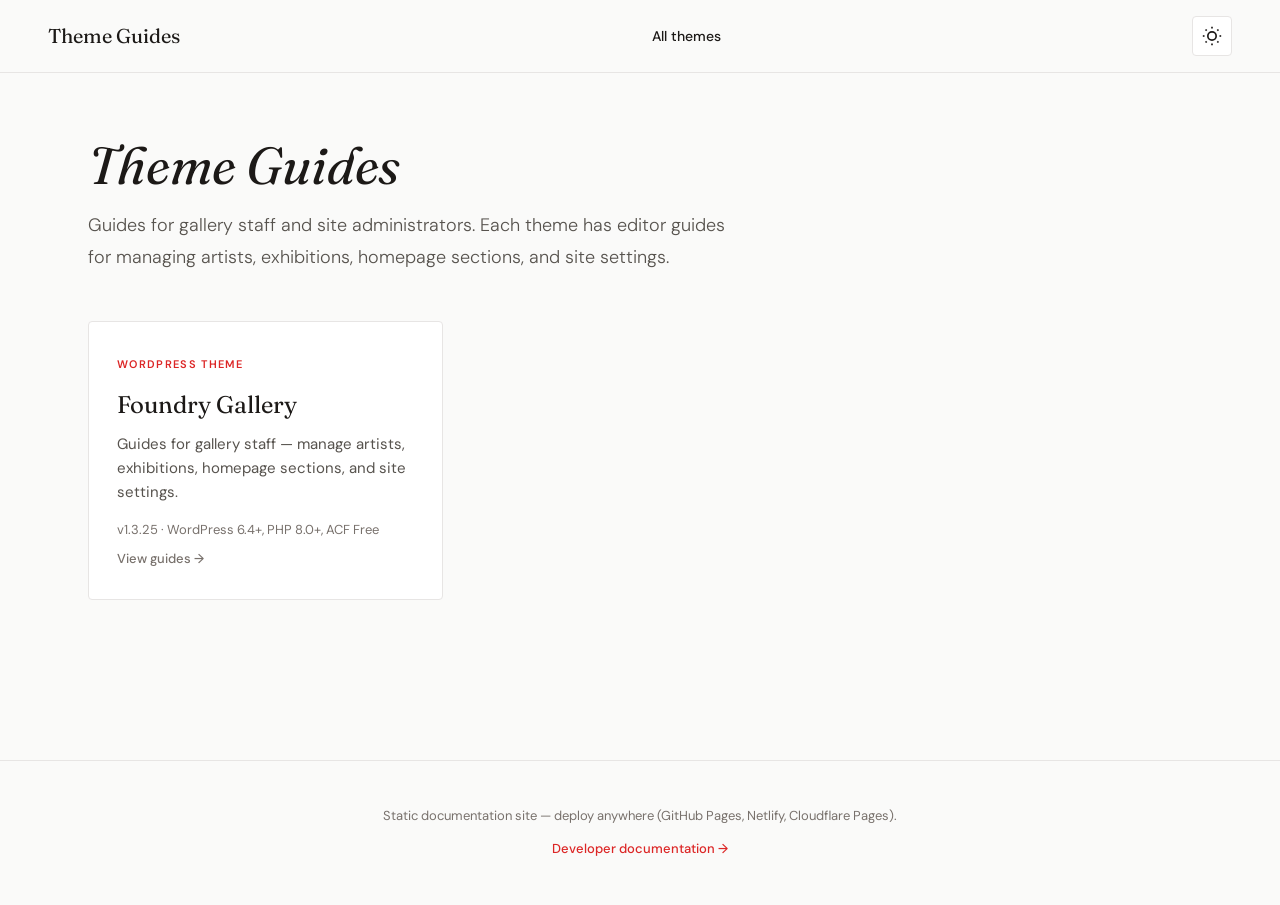
<file: index.html>
<!DOCTYPE html>
<html lang="en">
<head>
    <meta charset="UTF-8">
    <meta name="viewport" content="width=device-width, initial-scale=1.0">
    <title>Theme Guides</title>
    <meta name="description" content="WordPress theme guides for gallery staff — manage content, homepage sections, and site settings.">

    <link rel="preconnect" href="https://fonts.googleapis.com">
    <link rel="preconnect" href="https://fonts.gstatic.com" crossorigin>
    <link href="https://fonts.googleapis.com/css2?family=Fraunces:ital,opsz,wght@0,9..144,300;0,9..144,400;0,9..144,500;1,9..144,300&family=DM+Sans:wght@300;400;500;600&display=swap" rel="stylesheet">
    <link rel="stylesheet" href="./assets/css/docs.css">
    <script src="./assets/js/site.js"></script>
</head>
<body>
    <a class="screen-reader-text" href="#main-content">Skip to content</a>

    <header class="site-header">
        <div class="header-inner">
            <a href="index.html" class="site-logo">Theme Guides</a>
            <nav class="main-nav" aria-label="Primary">
                <a href="index.html" aria-current="page">All themes</a>
            </nav>
            <button class="theme-toggle" id="themeToggle" type="button" aria-label="Toggle light and dark mode">
                <svg width="20" height="20" viewBox="0 0 24 24" fill="none" stroke="currentColor" stroke-width="2" aria-hidden="true">
                    <circle cx="12" cy="12" r="5"></circle>
                    <line x1="12" y1="1" x2="12" y2="3"></line>
                    <line x1="12" y1="21" x2="12" y2="23"></line>
                    <line x1="4.22" y1="4.22" x2="5.64" y2="5.64"></line>
                    <line x1="18.36" y1="18.36" x2="19.78" y2="19.78"></line>
                    <line x1="1" y1="12" x2="3" y2="12"></line>
                    <line x1="21" y1="12" x2="23" y2="12"></line>
                    <line x1="4.22" y1="19.78" x2="5.64" y2="18.36"></line>
                    <line x1="18.36" y1="5.64" x2="19.78" y2="4.22"></line>
                </svg>
            </button>
        </div>
    </header>

    <main id="main-content" class="catalog">
        <header class="catalog-hero">
            <h1 class="page-title">Theme Guides</h1>
            <p class="catalog-lead">
                Guides for gallery staff and site administrators. Each theme has editor guides for managing
                artists, exhibitions, homepage sections, and site settings.
            </p>
        </header>

        <p class="docs-status" id="catalog-status" role="status" aria-live="polite">Loading themes…</p>
        <ul class="theme-grid" id="theme-grid" hidden></ul>
    </main>

    <footer class="site-footer">
        <p>Static documentation site — deploy anywhere (GitHub Pages, Netlify, Cloudflare Pages).</p>
    </footer>

    <script src="./assets/js/docs-app.js"></script>
</body>
</html>
</file>
<file: assets/css/docs.css>
/**
 * Theme Docs — standalone documentation site
 */

:root,
[data-theme="light"] {
    --bg-primary: #fafaf9;
    --bg-secondary: #ffffff;
    --bg-tertiary: #f5f5f4;
    --text-primary: #1c1917;
    --text-secondary: #57534e;
    --text-tertiary: #78716c;
    --border-color: #e7e5e4;
    --accent-primary: #dc2626;
    --accent-secondary: #1c1917;
    --shadow-sm: 0 1px 2px rgba(28, 25, 23, 0.06);
}

[data-theme="dark"] {
    --bg-primary: #0c0a09;
    --bg-secondary: #1c1917;
    --bg-tertiary: #292524;
    --text-primary: #fafaf9;
    --text-secondary: #a8a29e;
    --text-tertiary: #78716c;
    --border-color: #292524;
    --accent-primary: #ef4444;
    --accent-secondary: #fafaf9;
    --shadow-sm: 0 1px 2px rgba(0, 0, 0, 0.3);
}

*,
*::before,
*::after {
    box-sizing: border-box;
}

html {
    scroll-behavior: smooth;
}

body {
    margin: 0;
    font-family: 'DM Sans', system-ui, sans-serif;
    font-size: 1rem;
    line-height: 1.6;
    background: var(--bg-primary);
    color: var(--text-primary);
}

a {
    color: var(--accent-primary);
}

/* ========== Site chrome ========== */
.site-header {
    position: sticky;
    top: 0;
    z-index: 100;
    background: var(--bg-primary);
    border-bottom: 1px solid var(--border-color);
}

.header-inner {
    display: flex;
    align-items: center;
    justify-content: space-between;
    gap: 2rem;
    max-width: 1400px;
    margin: 0 auto;
    padding: 1rem 3rem;
}

.site-logo {
    font-family: 'Fraunces', Georgia, serif;
    font-size: 1.25rem;
    font-weight: 400;
    color: var(--text-primary);
    text-decoration: none;
}

.site-logo span {
    color: var(--text-tertiary);
    font-size: 0.875rem;
    margin-left: 0.35rem;
}

.main-nav {
    display: flex;
    gap: 1.5rem;
    flex-wrap: wrap;
}

.main-nav a {
    color: var(--text-secondary);
    text-decoration: none;
    font-size: 0.875rem;
    font-weight: 500;
}

.main-nav a:hover,
.main-nav a[aria-current="page"] {
    color: var(--text-primary);
}

.theme-toggle {
    display: flex;
    align-items: center;
    justify-content: center;
    width: 2.5rem;
    height: 2.5rem;
    padding: 0;
    border: 1px solid var(--border-color);
    border-radius: 4px;
    background: var(--bg-secondary);
    color: var(--text-primary);
    cursor: pointer;
}

.theme-toggle:focus-visible {
    outline: 2px solid var(--accent-primary);
    outline-offset: 2px;
}

.breadcrumb {
    max-width: 1400px;
    margin: 0 auto;
    padding: 1rem 3rem 0;
    font-size: 0.8125rem;
    color: var(--text-tertiary);
}

.breadcrumb a {
    color: var(--text-secondary);
    text-decoration: none;
}

.breadcrumb a:hover {
    color: var(--text-primary);
}

.breadcrumb-separator {
    margin: 0 0.5rem;
}

.site-footer {
    border-top: 1px solid var(--border-color);
    margin-top: 4rem;
    padding: 2rem 3rem;
    text-align: center;
    font-size: 0.8125rem;
    color: var(--text-tertiary);
}

.site-footer p + p,
.audience-switcher {
    margin-top: 0.75rem;
}

.audience-switcher a {
    color: var(--accent-primary);
    font-weight: 500;
    text-decoration: none;
}

.audience-switcher a:hover,
.audience-switcher a:focus-visible {
    text-decoration: underline;
}

.page-title {
    font-family: 'Fraunces', Georgia, serif;
    font-size: clamp(2.25rem, 5vw, 3.25rem);
    font-weight: 400;
    font-style: italic;
    line-height: 1.1;
    margin: 0;
}

.screen-reader-text {
    position: absolute;
    width: 1px;
    height: 1px;
    padding: 0;
    margin: -1px;
    overflow: hidden;
    clip: rect(0, 0, 0, 0);
    white-space: nowrap;
    border: 0;
}

.screen-reader-text:focus {
    position: fixed;
    top: 1rem;
    left: 1rem;
    z-index: 100000;
    width: auto;
    height: auto;
    padding: 0.75rem 1.25rem;
    clip: auto;
    overflow: visible;
    background: var(--accent-secondary);
    color: var(--bg-primary);
    text-decoration: none;
    font-size: 0.875rem;
    font-weight: 500;
    border-radius: 2px;
}

/* ========== Theme catalog ========== */
.catalog {
    max-width: 1200px;
    margin: 0 auto;
    padding: 4rem 3rem 6rem;
}

.catalog-hero {
    margin-bottom: 3rem;
}

.catalog-lead {
    font-size: 1.125rem;
    color: var(--text-secondary);
    max-width: 40rem;
    line-height: 1.75;
    font-weight: 300;
    margin-top: 1rem;
}

.theme-grid {
    display: grid;
    grid-template-columns: repeat(auto-fill, minmax(300px, 1fr));
    gap: 1.25rem;
    list-style: none;
    padding: 0;
    margin: 0;
}

.theme-card {
    background: var(--bg-secondary);
    border: 1px solid var(--border-color);
    border-radius: 4px;
    transition: border-color 0.2s ease, box-shadow 0.2s ease;
}

.theme-card:hover,
.theme-card:focus-within {
    border-color: var(--text-tertiary);
    box-shadow: var(--shadow-sm);
}

.theme-card-link {
    display: block;
    padding: 1.75rem;
    text-decoration: none;
    color: inherit;
    height: 100%;
}

.theme-card-link:focus-visible {
    outline: 2px solid var(--accent-primary);
    outline-offset: 2px;
    border-radius: 4px;
}

.theme-card-label {
    display: inline-block;
    font-size: 0.6875rem;
    font-weight: 600;
    letter-spacing: 0.12em;
    text-transform: uppercase;
    color: var(--accent-primary);
    margin-bottom: 0.75rem;
}

.theme-card-title {
    font-family: 'Fraunces', Georgia, serif;
    font-size: 1.5rem;
    font-weight: 400;
    margin: 0 0 0.5rem;
}

.theme-card-desc {
    font-size: 0.9375rem;
    color: var(--text-secondary);
    line-height: 1.6;
    margin: 0 0 1rem;
}

.theme-card-meta {
    font-size: 0.8125rem;
    color: var(--text-tertiary);
    margin: 0;
}

.theme-card-arrow {
    display: inline-block;
    margin-top: 0.5rem;
    font-size: 0.8125rem;
    font-weight: 500;
    color: var(--text-tertiary);
}

.theme-card:hover .theme-card-arrow,
.theme-card:focus-within .theme-card-arrow {
    color: var(--accent-primary);
}

/* ========== Hub ========== */
.docs-hub {
    max-width: 1200px;
    margin: 0 auto;
    padding: 0 3rem 6rem;
}

.docs-hub-hero {
    padding: 3rem 0 2rem;
}

.docs-hub-lead {
    font-size: 1.125rem;
    color: var(--text-secondary);
    max-width: 42rem;
    line-height: 1.75;
    font-weight: 300;
    margin-top: 1rem;
}

.docs-meta {
    margin-top: 1.5rem;
    font-size: 0.875rem;
    color: var(--text-tertiary);
}

.docs-section {
    margin-top: 3.5rem;
}

.docs-section-title {
    font-family: 'Fraunces', Georgia, serif;
    font-size: 1.5rem;
    font-weight: 400;
    margin-bottom: 0.5rem;
}

.docs-section-desc {
    color: var(--text-secondary);
    margin-bottom: 1.5rem;
    max-width: 40rem;
    line-height: 1.7;
}

.docs-grid {
    display: grid;
    grid-template-columns: repeat(auto-fill, minmax(280px, 1fr));
    gap: 1.25rem;
    list-style: none;
    padding: 0;
    margin: 0;
}

.doc-card {
    background: var(--bg-secondary);
    border: 1px solid var(--border-color);
    border-radius: 4px;
    transition: border-color 0.2s ease, box-shadow 0.2s ease;
}

.doc-card:hover,
.doc-card:focus-within {
    border-color: var(--text-tertiary);
    box-shadow: var(--shadow-sm);
}

.doc-card-link {
    display: block;
    padding: 1.5rem;
    text-decoration: none;
    color: inherit;
    height: 100%;
}

.doc-card-link:focus-visible {
    outline: 2px solid var(--accent-primary);
    outline-offset: 2px;
    border-radius: 4px;
}

.doc-card-label {
    display: inline-block;
    font-size: 0.6875rem;
    font-weight: 600;
    letter-spacing: 0.12em;
    text-transform: uppercase;
    color: var(--accent-primary);
    margin-bottom: 0.75rem;
}

.doc-card-title {
    font-family: 'Fraunces', Georgia, serif;
    font-size: 1.25rem;
    font-weight: 400;
    margin-bottom: 0.5rem;
    color: var(--text-primary);
}

.doc-card-desc {
    font-size: 0.9375rem;
    color: var(--text-secondary);
    line-height: 1.6;
}

.doc-card-arrow {
    display: inline-block;
    margin-top: 1rem;
    font-size: 0.8125rem;
    font-weight: 500;
    letter-spacing: 0.04em;
    color: var(--text-tertiary);
}

.doc-card:hover .doc-card-arrow,
.doc-card:focus-within .doc-card-arrow {
    color: var(--accent-primary);
}

/* ========== Viewer ========== */
.docs-layout {
    display: grid;
    grid-template-columns: 260px minmax(0, 1fr);
    gap: 3rem;
    max-width: 1400px;
    margin: 0 auto;
    padding: 2rem 3rem 4rem;
    align-items: start;
}

.docs-sidebar {
    position: sticky;
    top: 5rem;
    max-height: calc(100vh - 6rem);
    overflow-y: auto;
    padding-right: 0.5rem;
}

.docs-sidebar-title {
    font-size: 0.6875rem;
    font-weight: 600;
    letter-spacing: 0.12em;
    text-transform: uppercase;
    color: var(--text-tertiary);
    margin-bottom: 1rem;
}

.docs-sidebar-title a {
    color: inherit;
    text-decoration: none;
}

.docs-sidebar-title a:hover {
    color: var(--accent-primary);
}

.docs-nav {
    list-style: none;
    padding: 0;
    margin: 0 0 2rem;
}

.docs-nav li {
    margin-bottom: 0.25rem;
}

.docs-nav a {
    display: block;
    padding: 0.5rem 0.75rem;
    font-size: 0.875rem;
    color: var(--text-secondary);
    text-decoration: none;
    border-radius: 4px;
    border-left: 2px solid transparent;
    transition: color 0.2s ease, background-color 0.2s ease, border-color 0.2s ease;
}

.docs-nav a:hover {
    color: var(--text-primary);
    background: var(--bg-tertiary);
}

.docs-nav a[aria-current="page"] {
    color: var(--text-primary);
    font-weight: 500;
    border-left-color: var(--accent-primary);
    background: var(--bg-tertiary);
}

.docs-nav-group {
    margin-top: 1.25rem;
}

.docs-nav-group-label {
    font-size: 0.6875rem;
    font-weight: 600;
    letter-spacing: 0.1em;
    text-transform: uppercase;
    color: var(--text-tertiary);
    padding: 0 0.75rem;
    margin-bottom: 0.35rem;
}

.docs-toc {
    border-top: 1px solid var(--border-color);
    padding-top: 1.25rem;
}

.docs-toc-title {
    font-size: 0.6875rem;
    font-weight: 600;
    letter-spacing: 0.12em;
    text-transform: uppercase;
    color: var(--text-tertiary);
    margin-bottom: 0.75rem;
}

.docs-toc-list {
    list-style: none;
    padding: 0;
    margin: 0;
}

.docs-toc-list a {
    display: block;
    padding: 0.35rem 0;
    font-size: 0.8125rem;
    color: var(--text-secondary);
    text-decoration: none;
    line-height: 1.4;
}

.docs-toc-list a:hover {
    color: var(--accent-primary);
}

.docs-toc-list .toc-h3 {
    padding-left: 0.75rem;
}

.docs-main {
    min-width: 0;
}

.docs-status {
    padding: 3rem 0;
    color: var(--text-secondary);
    font-size: 1rem;
}

.docs-status-error {
    color: var(--accent-primary);
}

.doc-prose {
    color: var(--text-primary);
    font-size: 1rem;
    line-height: 1.75;
    max-width: 52rem;
}

.doc-prose > *:first-child {
    margin-top: 0;
}

.doc-prose h1 {
    font-family: 'Fraunces', Georgia, serif;
    font-size: clamp(2rem, 4vw, 2.75rem);
    font-weight: 400;
    font-style: italic;
    line-height: 1.15;
    margin: 0 0 1.5rem;
    scroll-margin-top: 5rem;
}

.doc-prose h2 {
    font-family: 'Fraunces', Georgia, serif;
    font-size: 1.5rem;
    font-weight: 400;
    margin: 2.5rem 0 1rem;
    padding-top: 0.5rem;
    border-top: 1px solid var(--border-color);
    scroll-margin-top: 5rem;
}

.doc-prose h2:first-of-type {
    border-top: none;
    padding-top: 0;
}

.doc-prose h3 {
    font-family: 'Fraunces', Georgia, serif;
    font-size: 1.2rem;
    font-weight: 400;
    margin: 2rem 0 0.75rem;
    scroll-margin-top: 5rem;
}

.doc-prose h4 {
    font-size: 1rem;
    font-weight: 600;
    margin: 1.5rem 0 0.5rem;
}

.doc-prose p,
.doc-prose ul,
.doc-prose ol,
.doc-prose pre,
.doc-prose table,
.doc-prose blockquote {
    margin-bottom: 1.25rem;
}

.doc-prose ul,
.doc-prose ol {
    padding-left: 1.5rem;
}

.doc-prose li {
    margin-bottom: 0.35rem;
}

.doc-prose a {
    color: var(--accent-primary);
    text-decoration: underline;
    text-underline-offset: 0.15em;
}

.doc-prose blockquote {
    border-left: 3px solid var(--accent-primary);
    padding: 0.25rem 0 0.25rem 1.25rem;
    color: var(--text-secondary);
    font-style: italic;
}

.doc-prose hr {
    border: none;
    border-top: 1px solid var(--border-color);
    margin: 2.5rem 0;
}

.doc-prose code {
    font-family: ui-monospace, 'SF Mono', Menlo, monospace;
    font-size: 0.875em;
    background: var(--bg-tertiary);
    padding: 0.15em 0.4em;
    border-radius: 3px;
}

.doc-prose pre {
    background: var(--bg-tertiary);
    border: 1px solid var(--border-color);
    border-radius: 4px;
    padding: 1rem 1.25rem;
    overflow-x: auto;
    font-size: 0.875rem;
    line-height: 1.6;
}

.doc-prose pre code {
    background: none;
    padding: 0;
}

.doc-prose table {
    width: 100%;
    border-collapse: collapse;
    font-size: 0.9375rem;
    display: block;
    overflow-x: auto;
}

.doc-prose th,
.doc-prose td {
    border: 1px solid var(--border-color);
    padding: 0.65rem 0.85rem;
    text-align: left;
    vertical-align: top;
}

.doc-prose th {
    background: var(--bg-tertiary);
    font-weight: 600;
}

.doc-prose img {
    max-width: 100%;
    height: auto;
}

@media (max-width: 960px) {
    .header-inner,
    .breadcrumb,
    .catalog,
    .docs-hub,
    .docs-layout {
        padding-left: 1.5rem;
        padding-right: 1.5rem;
    }

    .docs-layout {
        grid-template-columns: 1fr;
        gap: 2rem;
    }

    .docs-sidebar {
        position: static;
        max-height: none;
        border-bottom: 1px solid var(--border-color);
        padding-bottom: 1.5rem;
    }

    .docs-nav {
        display: grid;
        grid-template-columns: repeat(auto-fill, minmax(200px, 1fr));
        gap: 0.25rem 1rem;
    }

    .docs-toc {
        display: none;
    }
}

@media (prefers-reduced-motion: reduce) {
    html {
        scroll-behavior: auto;
    }

    .doc-card,
    .theme-card,
    .docs-nav a {
        transition: none;
    }
}
</file>
